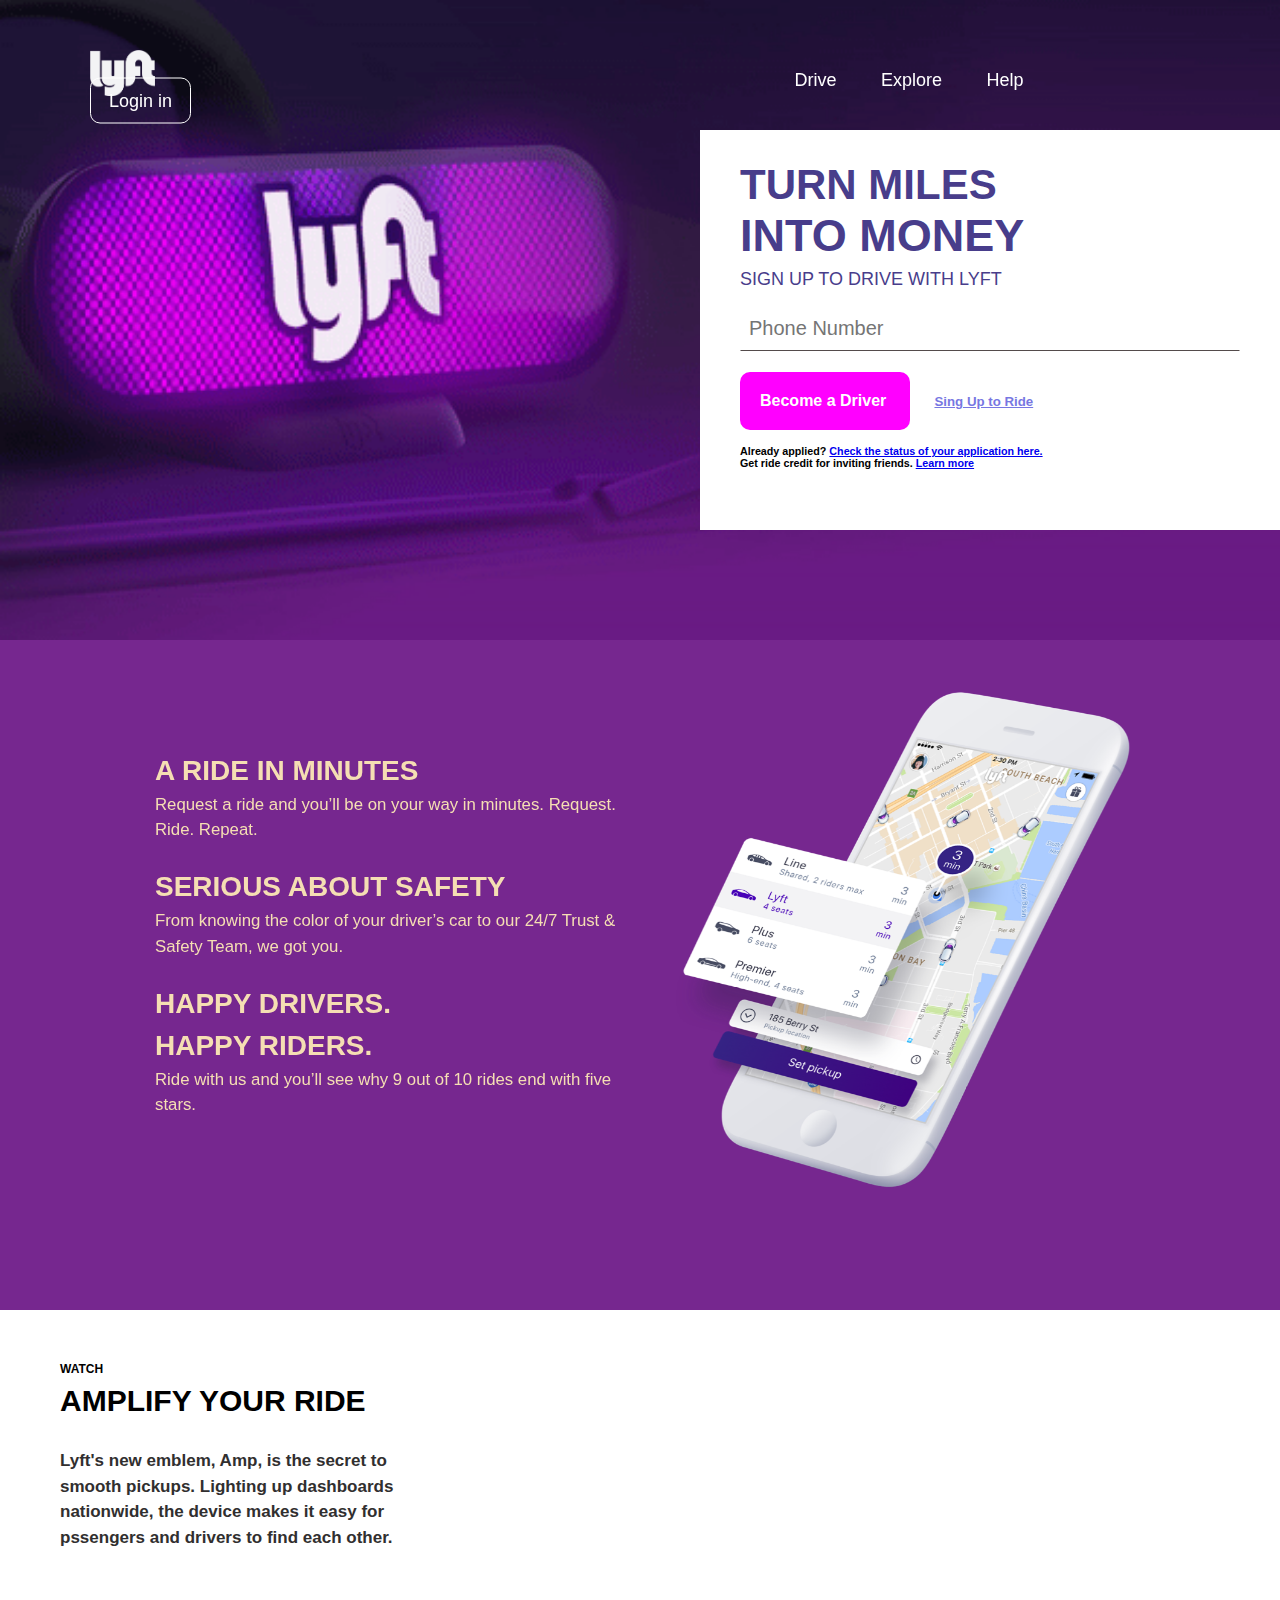
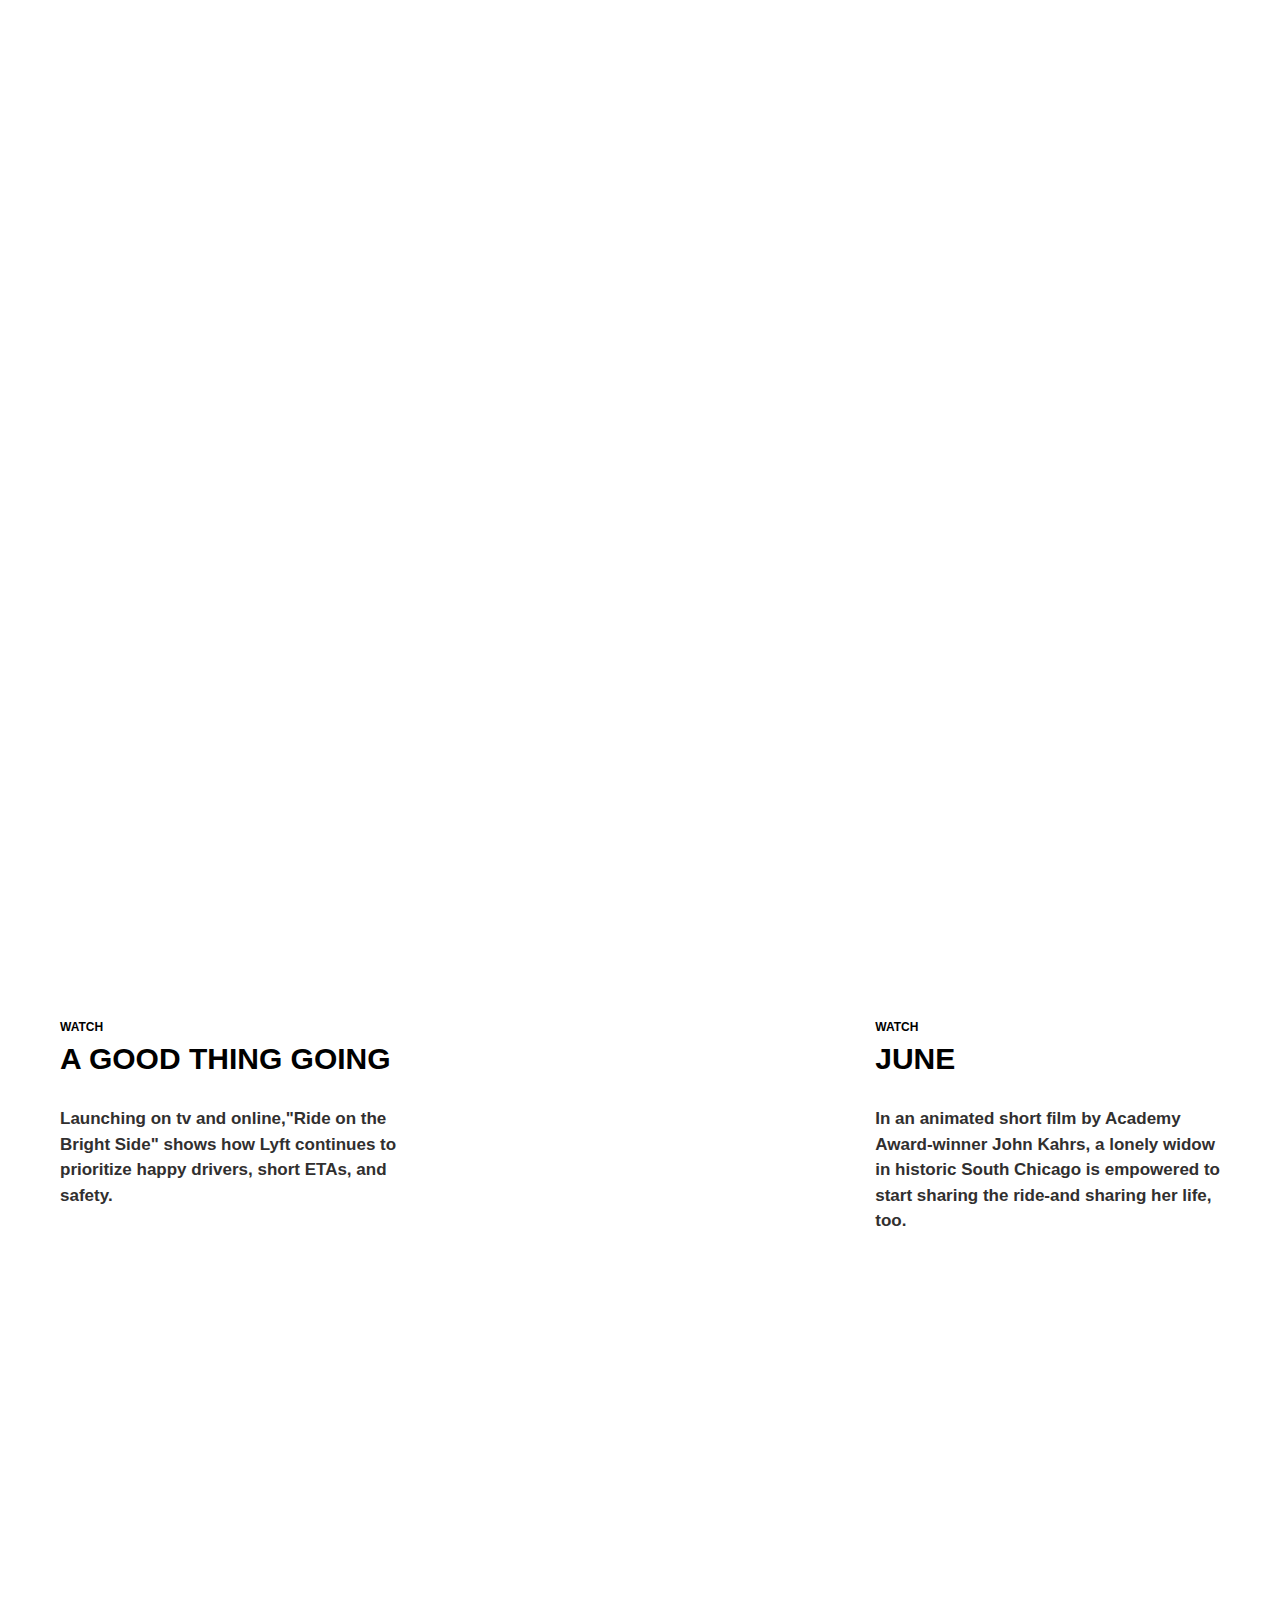
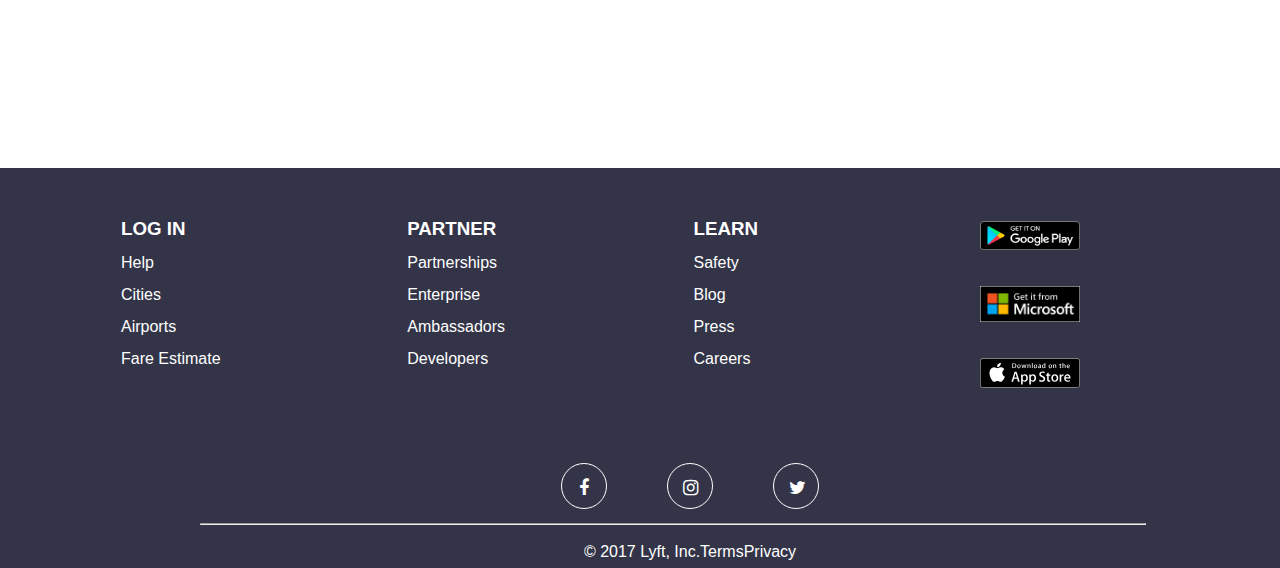
<file: index.html>
<!-- Agrega aquí la estructura HTML de tu sitio web -->
<!DOCTYPE html>
<html lang="en">

<head>
  <meta charset="UTF-8">
  <meta name="viewport" content="width=device-width, initial-scale=1.0">
  <meta http-equiv="X-UA-Compatible" content="ie=edge">
  <title>Lyft</title>
  <link rel="stylesheet" href="css/main.css">
  <link rel="icon" href="assets/images/logo-white.png">
  <link rel="stylesheet" href="https://maxcdn.bootstrapcdn.com/font-awesome/4.7.0/css/font-awesome.min.css">
  <link href="https://fonts.googleapis.com/css?family=Didact+Gothic" rel="stylesheet">
</head>

<body>
  <header>
    <nav class="navedition posHeader">
      <ul>
        <li class="lyft">
          <a href="#">
            <img src="assets/images/logo-white.png" alt="">
          </a>
        </li>
        <li class="li-right">
          <a href="https://www.lyft.com/conduce-con-lyft" target="_blank">Drive</a>
        </li>
        <li class="li-right">
          <a href="https://www.lyft.com/partnerships" target="_blank">Explore</a>
        </li>
        <li class="li-right">
          <a href="https://help.lyft.com/hc/en-us" target="_blank">Help</a>
        </li>
        <li class="li-right">
          <a href="https://account.lyft.com/auth?next=https%3A%2F%2Fwww.lyft.com%2Flogin%2Fjump" target="_blank" class="btn">Login in</a>
        </li>
      </ul>
    </nav>
    <section>
      <div class="firstSection">
        <div class="changecolor text-uppercase">
          <h1>turn Miles</h1>
          <br>
          <h2>into Money</h2>
          <br>
          <h4 class="changecolor2">Sign up to drive with lyft</h4>
          <br>
          <form>
            <input class="control" type="text" id="message" placeholder="Phone Number">
            <br>
          </form>
        </div>
        <div class="btn2">
          <h4>Become a Driver</h4>
        </div>
        <h5 class="btn3">Sing Up to Ride</h5>
        <br>
        <h6>Already applied?
          <a href="https://account.lyft.com/auth?next=https%3A%2F%2Fwww.lyft.com%2Fdrivers%2Fapply%2Fresume">Check the status of your application here.</a>
        </h6>
        <h6>Get ride credit for inviting friends.
          <a href="https://account.lyft.com/auth?next=https%3A%2F%2Fwww.lyft.com%2Fdrive%2Freferrals">Learn more</a>
        </h6>
      </div>
    </section>
  </header>
  <section>
    <div class="container text-phone">
      <div class="text-box">
        <h2 class="subtittle">A RIDE IN MINUTES</h2>
        <p class="text-subtitle">Request a ride and you’ll be on your way in minutes. Request. Ride. Repeat.</p>
        <br>
        <h2 class="subtittle">SERIOUS ABOUT SAFETY</h2>
        <p class="text-subtitle">From knowing the color of your driver’s car to our 24/7 Trust & Safety Team, we got you.</p>
        <br>
        <h2 class="subtittle">HAPPY DRIVERS.
          <br>HAPPY RIDERS.</h2>
        <p class="text-subtitle">Ride with us and you’ll see why 9 out of 10 rides end with five stars.</p>
      </div>
      <figure class="box-phone">
        <img class="image-phone" src="assets/images/phone.png" alt="phone white">
      </figure>
    </div>
    </div>
  </section>
  <section class="threesections">
    <div class="text2">
      <h6 class="microtitle">WATCH</h6>
      <h2 class="text-uppercase titles">Amplify Your Ride</h2>
      <p class="texts">
        <strong>Lyft's new emblem, Amp, is the secret to
          <br>smooth pickups. Lighting up dashboards
          <br>nationwide, the device makes it easy for
          <br>pssengers and drivers to find each other.</strong>
      </p>
    </div>
    <div class="video1">
      <iframe width="854" height="480" src="https://www.youtube.com/embed/fLSmUWOYpKw" showinfo="0" frameborder="0" gesture="media" allowfullscreen></iframe>
    </div>
  </section>
  <section class="threesections">
    <iframe class="video2" width="854" height="480" src="https://www.youtube.com/embed/V7j8Aqxmbs8" showinfo="0" frameborder="0" gesture="media"
      allowfullscreen></iframe>
    <div class="text3">
      <h6 class="microtitle">WATCH</h6>
      <h2 class="text-uppercase titles">June</h2>
      <p class="texts">
        <strong>In an animated short film by Academy
          <br>Award-winner John Kahrs, a lonely widow
          <br>in historic South Chicago is empowered to
          <br>start sharing the ride-and sharing her life,
          <br>too.</strong>
      </p>
    </div>
  </section>
  <section class="threesections">
    <div class="text2">
      <h6 class="microtitle">WATCH</h6>
      <h2 class="text-uppercase titles">A Good Thing Going</h2>
      <p class="texts">
        <strong>Launching on tv and online,"Ride on the
          <br> Bright Side" shows how Lyft continues to
          <br>prioritize happy drivers, short ETAs, and
          <br>safety.</strong>
      </p>
    </div>
    <div class="video3">
      <iframe width="854" height="480" src="https://www.youtube.com/embed/xj2VWLV0xCU" showinfo="0" frameborder="0" gesture="media" allowfullscreen></iframe>
    </div>
  </section>
  <!-- CODIGOS DE FOOTER HTML -->
  <footer>
    <div class="footer">
      <div class="foot">
        <h3 class="text-uppercase">Log in</h3>
        <a class="link" href="https://help.lyft.com/hc/en-us" target="_blank">
          <p>Help</p>
        </a>
        <a class="link" href="https://www.lyft.com/cities" target="_blank">
          <p>Cities</p>
        </a>
        <a class="link" href="https://www.lyft.com/airports" target="_blank">
          <p>Airports</p>
        </a>
        <a class="link" href="https://www.lyft.com/fare-estimate" target="_blank">
          <p>Fare Estimate</p>
        </a>
      </div>
      <div class="foot">
        <h3 class="text-uppercase">Partner</h3>
        <a class="link" href="https://www.lyft.com/partnerships" target="_blank">
          <p>Partnerships</p>
        </a>
        <a class="link" href="#" target="_blank">
          <p>Enterprise</p>
        </a>
        <a class="link" href="https://www.lyft.com/ambassador" target="_blank">
          <p>Ambassadors</p>
        </a>
        <a class="link" href="https://www.lyft.com/developers" target="_blank">
          <p>Developers</p>
        </a>
      </div>
      <div class="foot">
        <h3 class="text-uppercase">Learn</h3>
        <a class="link" href="https://www.lyft.com/safety" target="_blank">
          <p>Safety</p>
        </a>
        <a class="link" href="https://blog.lyft.com/" target="_blank">
          <p>Blog</p>
        </a>
        <a class="link" href="https://www.lyft.com/press" target="_blank">
          <p>Press</p>
        </a>
        <a class="link" href="https://www.lyft.com/jobs" target="_blank">
          <p>Careers</p>
        </a>
      </div>
      <div class="foot image">
        <img src="assets/images/google-play.png" alt="">
        <img src="assets/images/microsoft.png" alt="">
        <img src="assets/images/apple-store.svg" alt="">
      </div>
    </div>
    <div class="icono">
      <i class="icon fa fa-facebook" aria-hidden="true"></i>
      <i class="icon fa fa-instagram" aria-hidden="true"></i>
      <i class="icon fa fa-twitter" aria-hidden="true"></i>
    </div>
    <hr>
    <br>
    <p>© 2017 Lyft, Inc.TermsPrivacy</p>
  </footer>
</body>

</html>
</file>
<file: css/main.css>
/*Estilos de tu proyecto*/

* {
    margin: 0px;
    padding: 0px;
}

body {
    margin: 0;
    padding: 0;
    font-family: Gotham SSm A, Gotham SSm B, HelveticaNeue, Helvetica Neue, Helvetica, Arial, Lucida Grande, sans-serif;
}

.text-uppercase {
    text-transform: uppercase;
}

/*Estilos para Navegador */

header {
    width: 100%;
    margin: 0;
    padding: 0;
    height: 640px;
    background-image: url(../assets/images/hero.gif);
    background-size: 100%;
    padding-top: 0;
    margin-top: 0;
    background-position: bottom;
    background-repeat: no-repeat;
}

.posHeader {
    position: fixed;
    width: 100%;
}

nav {
    height: 100px;
    text-align: left;
    transform: translateY(50%);
    width: 100%;
}

.navedition ul {
    list-style: none;
    margin: 0;
    padding-left: 70px;
    padding-right: 120px;
}

li {
    box-sizing: border-box;
    display: inline-block;
    padding: 0 20px 0 20px;
}

.li-right {
    transform: translateY(-50%);
    color: white;
}
.li-right:hover {
    color: #FF00BF;
}

.li-right a {
    color: white;
    font-size: 18px;
    text-decoration: none;
}

.btn {
    border: 2px solid white;
    border-radius: 8px;
    box-sizing: border-box;
    padding: 10px;
}

a img {
    width: 65px;
}

.lyft {
    width: 700px;
}

/*Primera parte del body*/

section {
    width: 100%;
}

.btn {
    border: 1px solid white;
    border-radius: 10px;
    padding: 12px 18px;
}

.firstSection {
    background: #fff;
    box-sizing: border-box;
    float: right;
    height: 400px;
    padding: 40px;
    margin-top: 130px;
    width: 580px;
}

h1 {
    font-size: 42px;
    margin: 0;
}

.changecolor {
    color: darkslateblue;
    font-weight: 700;
    line-height: 0.7;
    font-size: 30px;
}

.changecolor2 {
    color: darkslateblue;
    font-weight: 100;
    line-height: 0.7;
    font-size: 18px;
}

.control {
    display: block;
    width: 100%;
    padding: 10px 8px;
    font-size: 20px;
    line-height: 1;
    color: rgb(83, 75, 75);
    border: 1px solid transparent;
    border-bottom: 1px solid rgb(83, 75, 75);
    box-sizing: border-box;
    background: transparent;
}

.btn2 {
    border-radius: 10px;
    padding: 20px 20px;
    width: 130px;
    color: white;
    background-color: fuchsia;
    display: inline-block;
    margin-bottom: 15px;
}

.btn3 {
    border-radius: 10px;
    padding: 20px 20px;
    width: 130px;
    color: rgb(119, 119, 226);
    background-color: transparent;
    display: inline-block;
    text-decoration: underline;
}

.btn3:hover {
    color: white;
    background: fuchsia;
}

/* seccion text-phone */

.text-phone {
    background-color: #76278F;
    width: 100%;
    padding: 5px;
    display: inline-block;
    line-height: 1.5;
}

.image-phone {
    position: relative;
    width: 500px;
    height: 520px;
    padding-right: 10px;
}

.box-phone {
    position: relative;
    width: 488px;
    height: 547px;
    display: inline-block;
    left: 150px;
    top: 35px;
}

.text-box {
    position: relative;
    top: -55px;
    left: 150px;
    display: inline-block;
    width: 500px;
    height: 500px;
}

.subtittle,
.text-subtitle {
    color: wheat;
    font-size: 1.75rem;
    font-family: 'Open Sans', sans-serif;
    font-family: 'Montserrat', sans-serif;
}

.subtitle {
    font-size: 1.75rem;
}

.text-subtitle {
    font-size: 1.05rem;
}

.threesections {
    background: white;
}

.video1 {
    float: right;
}

.text2 {
    float: left;
    font-size: 20px;
    line-height: 1.5;
    padding: 50px 60px;
}

.text3 {
    float: right;
    font-size: 20px;
    line-height: 1.5;
    padding: 50px 60px;
}

.titles {
    padding-bottom: 25px;
}

.microtitle {
    font-size: 12px;
}

.texts {
    font-size: 17px;
    color: rgb(49, 47, 47);
}

.video3 {
    float: right;
}


/* CSS FOOTERr */

footer {
    background: #333447;
    width: 100%;
    height: 400px;
    text-align: center;
    color: white;
    padding-left: 100px;
    box-sizing: border-box;
    font-family: 'Montserrat', sans-serif;
    overflow: auto;
}

div.footer {
    column-width: 25%;
    column-count: 4;
    column-gap: 7px;
    text-align: justify;
    padding: 21px;
}

div.foot {
    width: 200px;
    height: 235px;
    box-sizing: border-box;
    padding-top: 21px;
    line-height: 2;
}

div.image {
    display: inline-block;
    padding-top: 14px;
}

.image img {
    display: block;
    max-width: 100%;
    width: 100px;
    padding: 18px 0;
    border-radius: 14px;
}

i.icon {
    font-size: 18px;
    border-radius: 50px;
    padding: 15px;
    margin: 14px 28px;
    border: 1px solid white;
    height: 14px;
    width: 14px;
}

hr {
    width: 80%;
    margin-left: 100px;
}

a.link {
    text-decoration: none;
    color: white;
}

a.link:hover {
    text-decoration: underline;
    color: #FF00BF;
}
</file>
